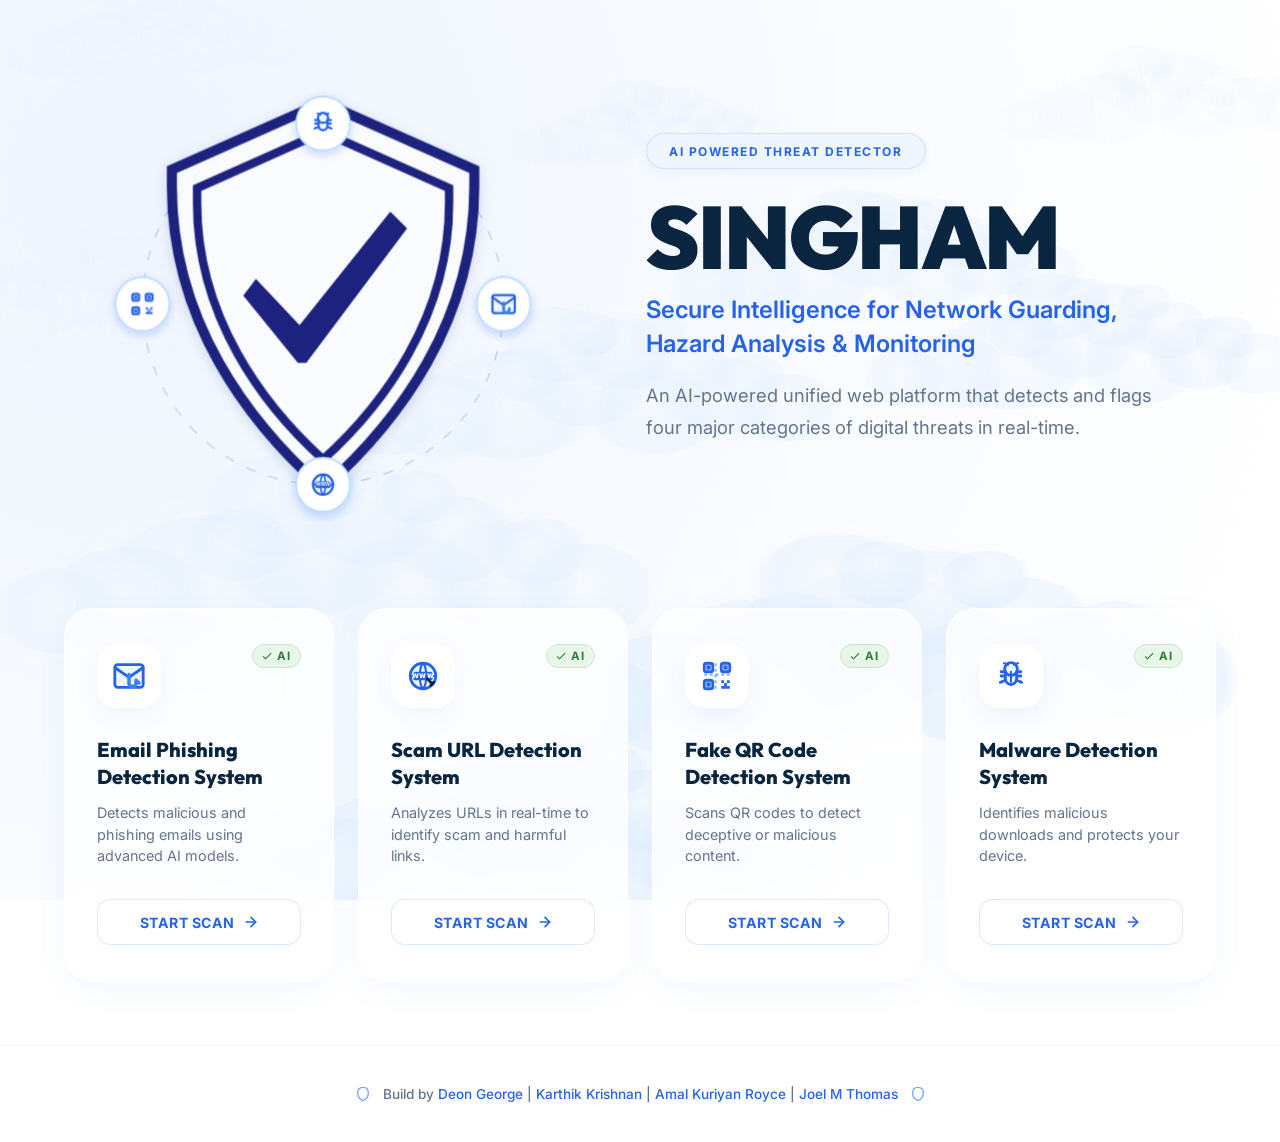
<file: frontend/templates/home.html>
<!DOCTYPE html>
<html lang="en">

<head>
    <meta charset="UTF-8">
    <meta name="viewport" content="width=device-width, initial-scale=1.0">
    <title>SINGHAM - AI Powered Threat Detection Dashboard</title>
    <!-- Premium Fonts -->
    <link rel="preconnect" href="https://fonts.googleapis.com">
    <link rel="preconnect" href="https://fonts.gstatic.com" crossorigin>
    <link
        href="https://fonts.googleapis.com/css2?family=Inter:wght@300;400;500;600;700;800&family=Outfit:wght@400;500;600;700;800;900&display=swap"
        rel="stylesheet">

    <style>
        :root {
            --bg-color: #f8fafc;
            --text-primary: #0a2540;
            --text-secondary: #64748b;
            --primary-accent: #2563eb;
            --primary-hover: #1d4ed8;
            --success-color: #2e7d32;
            --success-bg: #e8f5e9;
            --success-border: #c8e6c9;
            --glass-bg: rgba(255, 255, 255, 0.7);
            --glass-border: rgba(255, 255, 255, 0.8);
            --shadow-sm: 0 4px 6px -1px rgba(59, 130, 246, 0.05);
            --shadow-md: 0 10px 30px rgba(59, 130, 246, 0.06), inset 0 1px 0 rgba(255, 255, 255, 0.8);
            --shadow-lg: 0 20px 40px rgba(59, 130, 246, 0.12), inset 0 1px 0 rgba(255, 255, 255, 0.9);
            --transition: all 0.4s cubic-bezier(0.16, 1, 0.3, 1);
        }

        * {
            box-sizing: border-box;
            margin: 0;
            padding: 0;
        }

        html, body {
            background: transparent;
        }

        body {
            font-family: 'Inter', -apple-system, BlinkMacSystemFont, "Segoe UI", Roboto, sans-serif;
            color: var(--text-primary);
            min-height: 100vh;
            display: flex;
            flex-direction: column;
            align-items: center;
            overflow-x: hidden;
            -webkit-font-smoothing: antialiased;
        }

        /* Header Navigation */
        header {
            width: 90%;
            max-width: 1200px;
            margin-top: 1.5rem;
            background: rgba(255, 255, 255, 0.8);
            backdrop-filter: blur(16px);
            -webkit-backdrop-filter: blur(16px);
            border: 1px solid var(--glass-border);
            border-radius: 100px;
            padding: 0.75rem 2rem;
            display: flex;
            justify-content: space-between;
            align-items: center;
            box-shadow: var(--shadow-sm), 0 10px 30px rgba(0, 0, 0, 0.02);
            z-index: 100;
        }

        .logo-container {
            display: flex;
            align-items: center;
            gap: 10px;
            text-decoration: none;
        }

        .logo-text {
            font-family: 'Outfit', sans-serif;
            font-size: 1.5rem;
            font-weight: 800;
            color: var(--text-primary);
            letter-spacing: -0.5px;
        }

        nav {
            display: flex;
            align-items: center;
            gap: 2rem;
        }

        nav a {
            text-decoration: none;
            color: #475569;
            font-size: 0.95rem;
            font-weight: 500;
            transition: var(--transition);
            position: relative;
            padding: 0.25rem 0;
        }

        nav a:hover {
            color: var(--primary-accent);
        }

        nav a.active {
            color: var(--primary-accent);
            font-weight: 600;
        }

        nav a.active::after {
            content: '';
            position: absolute;
            bottom: -4px;
            left: 10%;
            width: 80%;
            height: 3px;
            background-color: var(--primary-accent);
            border-radius: 10px;
        }

        .btn-get-started {
            background-color: var(--primary-accent);
            color: white;
            text-decoration: none;
            padding: 0.7rem 1.6rem;
            font-weight: 600;
            font-size: 0.95rem;
            border-radius: 100px;
            box-shadow: 0 4px 14px rgba(37, 99, 235, 0.25);
            transition: var(--transition);
        }

        .btn-get-started:hover {
            background-color: var(--primary-hover);
            box-shadow: 0 6px 20px rgba(37, 99, 235, 0.35);
            transform: translateY(-1px);
        }

        /* Main Hero Section */
        .hero-container {
            width: 90%;
            max-width: 1200px;
            margin: 4rem auto 2.5rem auto;
            display: grid;
            grid-template-columns: 1fr 1.1fr;
            align-items: center;
            gap: 4rem;
        }

        .hero-visual {
            display: flex;
            justify-content: center;
            align-items: center;
            position: relative;
        }

        .hero-content {
            display: flex;
            flex-direction: column;
            align-items: flex-start;
        }

        .badge-ai {
            background-color: #eff6ff;
            color: var(--primary-accent);
            font-size: 0.75rem;
            font-weight: 700;
            padding: 0.6rem 1.4rem;
            border-radius: 100px;
            text-transform: uppercase;
            letter-spacing: 1.5px;
            margin-bottom: 1.5rem;
            border: 1px solid rgba(37, 99, 235, 0.15);
            box-shadow: 0 4px 10px rgba(37, 99, 235, 0.05);
            display: inline-block;
        }

        .hero-title {
            font-family: 'Outfit', sans-serif;
            font-size: 5.5rem;
            font-weight: 900;
            color: var(--text-primary);
            line-height: 1;
            margin-bottom: 0.75rem;
            letter-spacing: -2px;
        }

        .hero-subtitle {
            font-family: 'Inter', sans-serif;
            font-size: 1.5rem;
            font-weight: 600;
            color: var(--primary-accent);
            line-height: 1.4;
            margin-bottom: 1.25rem;
            max-width: 550px;
        }

        .hero-desc {
            color: var(--text-secondary);
            font-size: 1.15rem;
            line-height: 1.7;
            margin-bottom: 2rem;
            max-width: 520px;
            font-weight: 400;
        }

        /* Cards Grid */
        .grid-container {
            width: 90%;
            max-width: 1200px;
            margin: 1.5rem auto 4rem auto;
            display: grid;
            grid-template-columns: repeat(4, 1fr);
            gap: 1.5rem;
        }

        .flash-card {
            background: var(--glass-bg);
            backdrop-filter: blur(20px);
            -webkit-backdrop-filter: blur(20px);
            border: 1px solid var(--glass-border);
            border-radius: 28px;
            padding: 2.2rem 2rem;
            display: flex;
            flex-direction: column;
            justify-content: space-between;
            box-shadow: var(--shadow-md);
            transition: var(--transition);
            position: relative;
            overflow: hidden;
        }

        .flash-card:hover {
            transform: translateY(-6px);
            box-shadow: var(--shadow-lg);
            border-color: rgba(37, 99, 235, 0.2);
            background: rgba(255, 255, 255, 0.85);
        }

        .card-top {
            display: flex;
            justify-content: space-between;
            align-items: flex-start;
            margin-bottom: 1.75rem;
        }

        .icon-box {
            width: 64px;
            height: 64px;
            background: rgba(255, 255, 255, 0.95);
            border: 1px solid rgba(255, 255, 255, 1);
            border-radius: 20px;
            display: flex;
            align-items: center;
            justify-content: center;
            box-shadow: 0 8px 24px rgba(59, 130, 246, 0.08), inset 0 1px 1px rgba(255, 255, 255, 0.6);
            transition: var(--transition);
        }

        .flash-card:hover .icon-box {
            transform: scale(1.05) rotate(2deg);
            box-shadow: 0 12px 30px rgba(59, 130, 246, 0.12);
        }

        .card-badge-ai {
            display: flex;
            align-items: center;
            gap: 4px;
            padding: 4px 10px 4px 8px;
            background-color: var(--success-bg);
            border: 1px solid var(--success-border);
            border-radius: 100px;
            color: var(--success-color);
            font-size: 0.72rem;
            font-weight: 700;
            letter-spacing: 0.5px;
        }

        .card-badge-ai svg {
            width: 12px;
            height: 12px;
            fill: var(--success-color);
        }

        .card-body {
            flex-grow: 1;
        }

        .card-title {
            font-family: 'Outfit', sans-serif;
            font-size: 1.25rem;
            font-weight: 800;
            color: var(--text-primary);
            margin-bottom: 0.75rem;
            line-height: 1.35;
        }

        .card-desc {
            color: var(--text-secondary);
            font-size: 0.9rem;
            line-height: 1.5;
            margin-bottom: 2rem;
        }

        .btn-scan {
            display: flex;
            align-items: center;
            justify-content: center;
            gap: 8px;
            width: 100%;
            padding: 0.85rem;
            background: rgba(255, 255, 255, 0.8);
            border: 1px solid rgba(37, 99, 235, 0.15);
            border-radius: 14px;
            color: var(--primary-accent);
            font-weight: 700;
            font-size: 0.88rem;
            text-decoration: none;
            text-transform: uppercase;
            letter-spacing: 0.5px;
            transition: var(--transition);
            box-shadow: 0 4px 12px rgba(59, 130, 246, 0.02);
        }

        .btn-scan svg {
            transition: var(--transition);
        }

        .btn-scan:hover {
            background: var(--primary-accent);
            color: white;
            border-color: var(--primary-accent);
            box-shadow: 0 8px 24px rgba(37, 99, 235, 0.25);
            transform: translateY(-2px);
        }

        .btn-scan:hover svg {
            transform: translateX(4px);
            fill: white;
        }

        /* Footer */
        footer {
            margin-top: auto;
            padding: 2.5rem 0;
            width: 100%;
            border-top: 1px solid rgba(59, 130, 246, 0.08);
            display: flex;
            align-items: center;
            justify-content: center;
            gap: 12px;
            color: var(--text-secondary);
            font-size: 0.85rem;
            font-weight: 500;
        }

        .footer-logo {
            width: 16px;
            height: 16px;
            opacity: 0.7;
        }

        footer a {
            color: var(--primary-accent);
            text-decoration: none;
            transition: var(--transition);
        }

        footer a:hover {
            color: var(--primary-hover);
        }

        /* Responsiveness */
        @media (max-width: 1024px) {
            .hero-container {
                grid-template-columns: 1fr;
                gap: 2rem;
                text-align: center;
            }

            .hero-content {
                align-items: center;
            }

            .hero-desc {
                margin-left: auto;
                margin-right: auto;
            }

            .grid-container {
                grid-template-columns: repeat(2, 1fr);
            }
        }

        @media (max-width: 640px) {
            header {
                padding: 0.75rem 1.25rem;
            }

            nav {
                display: none;
                /* Hide nav links on mobile for simplicity */
            }

            .hero-title {
                font-size: 3.5rem;
            }

            .grid-container {
                grid-template-columns: 1fr;
            }
        }

        /* Canvas Cloud Background */
        #cloud-canvas {
            position: fixed;
            top: 0; left: 0;
            width: 100%; height: 100%;
            z-index: -1;
            pointer-events: none;
            background: radial-gradient(circle at 10% 20%, rgba(219, 234, 254, 0.45) 0%, rgba(255, 255, 255, 1) 90%);
        }
    </style>
</head>

<body>

    <!-- Canvas Cloud Background -->
    <canvas id="cloud-canvas"></canvas>
    <script>
    (function() {
        var canvas = document.getElementById('cloud-canvas');
        var ctx = canvas.getContext('2d');
        var t = 0;

        var dpr = window.devicePixelRatio || 1;
        function resize() {
            canvas.width = window.innerWidth * dpr;
            canvas.height = window.innerHeight * dpr;
            canvas.style.width = window.innerWidth + 'px';
            canvas.style.height = window.innerHeight + 'px';
        }
        resize();
        window.addEventListener('resize', resize);

        function drawCloud(cx, cy, scale, alpha) {
            var puffs = [
                [0,     0,    95, 60],
                [85,   -30,   78, 52],
                [165,    5,   72, 48],
                [240,  -10,   65, 44],
                [-70,   12,   68, 46],
                [55,   -68,   65, 42],
                [130,  -58,   58, 40],
                [200,  -40,   52, 36],
                [310,    2,   58, 38],
                [-130,  20,   52, 35],
                [20,   -35,   45, 30],
                [90,   -80,   38, 25],
                [170,  -75,   35, 22],
                [270,  -30,   42, 28]
            ];
            ctx.save();
            ctx.scale(dpr, dpr);
            puffs.forEach(function(p) {
                var rx = p[2] * scale;
                var ry = p[3] * scale;
                var px = cx + p[0] * scale;
                var py = cy + p[1] * scale;

                var gOuter = ctx.createRadialGradient(px, py, 0, px, py, rx * 1.3);
                gOuter.addColorStop(0,   'rgba(230,240,255,' + (alpha * 0.18) + ')');
                gOuter.addColorStop(1,   'rgba(255,255,255,0)');
                ctx.beginPath();
                ctx.ellipse(px, py, rx * 1.3, ry * 1.3, 0, 0, Math.PI * 2);
                ctx.fillStyle = gOuter;
                ctx.fill();

                var g = ctx.createRadialGradient(px, py - ry * 0.15, 0, px, py, rx);
                g.addColorStop(0,   'rgba(248,251,255,' + alpha + ')');
                g.addColorStop(0.4, 'rgba(235,244,255,' + (alpha * 0.9) + ')');
                g.addColorStop(0.75,'rgba(220,235,255,' + (alpha * 0.6) + ')');
                g.addColorStop(1,   'rgba(210,228,255,0)');
                ctx.beginPath();
                ctx.ellipse(px, py, rx, ry, 0, 0, Math.PI * 2);
                ctx.fillStyle = g;
                ctx.fill();
            });
            ctx.restore();
        }

        var clouds = [
            // Top layer
            { x: 100,  baseY: 0.05, scale: 0.55, speed: 0.12, alpha: 0.28, bobAmp: 0.9,  bobFreq: 0.02 },
            { x: 600,  baseY: 0.15, scale: 0.50, speed: 0.10, alpha: 0.22, bobAmp: 0.7,  bobFreq: 0.015 },
            { x: 1100, baseY: 0.12, scale: 0.58, speed: 0.13, alpha: 0.25, bobAmp: 1.1,  bobFreq: 0.025 },
            { x: -300, baseY: 0.25, scale: 0.52, speed: 0.11, alpha: 0.20, bobAmp: 0.8,  bobFreq: 0.018 },
            
            // Mid layer
            { x: 0,    baseY: 0.35, scale: 0.85, speed: 0.22, alpha: 0.40, bobAmp: 1.5,  bobFreq: 0.03 },
            { x: 500,  baseY: 0.45, scale: 0.90, speed: 0.20, alpha: 0.38, bobAmp: 1.2,  bobFreq: 0.025 },
            { x: 1000, baseY: 0.40, scale: 0.80, speed: 0.25, alpha: 0.42, bobAmp: 1.8,  bobFreq: 0.035 },
            { x: -200, baseY: 0.55, scale: 0.88, speed: 0.18, alpha: 0.35, bobAmp: 1.3,  bobFreq: 0.02 },
            { x: 800,  baseY: 0.30, scale: 0.75, speed: 0.24, alpha: 0.36, bobAmp: 1.0,  bobFreq: 0.03 },

            // Lower layer
            { x: 200,  baseY: 0.65, scale: 1.20, speed: 0.38, alpha: 0.55, bobAmp: 2.2,  bobFreq: 0.04 },
            { x: 750,  baseY: 0.75, scale: 1.30, speed: 0.42, alpha: 0.52, bobAmp: 1.9,  bobFreq: 0.035 },
            { x: 1300, baseY: 0.70, scale: 1.10, speed: 0.35, alpha: 0.50, bobAmp: 2.5,  bobFreq: 0.045 },
            
            // Bottom layer (to cover the whole page height)
            { x: -400, baseY: 0.85, scale: 1.25, speed: 0.40, alpha: 0.48, bobAmp: 2.0,  bobFreq: 0.04 },
            { x: 400,  baseY: 0.95, scale: 1.15, speed: 0.39, alpha: 0.53, bobAmp: 2.1,  bobFreq: 0.038 }
        ];

        function animate() {
            ctx.clearRect(0, 0, canvas.width, canvas.height);
            t++;

            clouds.forEach(function(c) {
                // baseY is a percentage of innerHeight. bob is in logical pixels.
                var bY = c.baseY * window.innerHeight + Math.sin(t * c.bobFreq) * c.bobAmp;

                var fadeW = 280;
                var edgeFade = 1;
                if (c.x < fadeW) edgeFade = Math.max(0, c.x / fadeW);
                if (c.x > window.innerWidth - fadeW) edgeFade = Math.max(0, (window.innerWidth - c.x) / fadeW);

                drawCloud(c.x, bY, c.scale, c.alpha * edgeFade);
                c.x += c.speed;
                if (c.x > window.innerWidth + 550) {
                    c.x = -520;
                    c.baseY = Math.random(); // anywhere from 0 to 1.0
                }
            });

            requestAnimationFrame(animate);
        }

        animate();
    })();
    </script>



    <!-- Hero Section -->
    <div class="hero-container">
        <!-- Animated Shield + Orbiting Icons -->
        <div class="hero-visual">
            <svg width="420" height="480" viewBox="0 0 500 560" fill="none" xmlns="http://www.w3.org/2000/svg" style="overflow: visible;">
                <defs>
                    <filter id="shieldShadow" x="-20%" y="-20%" width="140%" height="140%">
                        <feDropShadow dx="0" dy="4" stdDeviation="8" flood-color="#1a237e" flood-opacity="0.15" />
                    </filter>
                    <filter id="iconShadow" x="-20%" y="-20%" width="140%" height="140%">
                        <feDropShadow dx="0" dy="4" stdDeviation="6" flood-color="#2563eb" flood-opacity="0.25" />
                    </filter>
                </defs>

                <style>
                    @keyframes drawOuter { 0% { stroke-dashoffset: 1400; } 100% { stroke-dashoffset: 0; } }
                    @keyframes drawInner { 0% { stroke-dashoffset: 1300; } 100% { stroke-dashoffset: 0; } }
                    @keyframes stampCheck {
                        0% { transform: scale(0) rotate(-20deg); opacity: 0; }
                        60% { transform: scale(1.15) rotate(2deg); opacity: 1; }
                        80% { transform: scale(0.95) rotate(-1deg); }
                        100% { transform: scale(1) rotate(0deg); opacity: 1; }
                    }
                    @keyframes breathe { 0%, 100% { transform: scale(1); } 50% { transform: scale(1.018); } }
                    
                    @keyframes orbit { 0% { transform: rotate(0deg); } 100% { transform: rotate(360deg); } }
                    @keyframes counterOrbit { 0% { transform: rotate(360deg); } 100% { transform: rotate(0deg); } }
                    @keyframes fadeInIcons { 0% { opacity: 0; transform: scale(0.5); } 100% { opacity: 1; transform: scale(1); } }

                    .s-outer { stroke-dasharray: 1400; stroke-dashoffset: 1400; animation: drawOuter 1.6s cubic-bezier(0.4, 0, 0.2, 1) 0.2s forwards; }
                    .s-inner { stroke-dasharray: 1300; stroke-dashoffset: 1300; animation: drawInner 1.4s cubic-bezier(0.4, 0, 0.2, 1) 0.7s forwards; }
                    .s-check { transform-origin: 250px 280px; opacity: 0; animation: stampCheck 0.7s cubic-bezier(0.34, 1.56, 0.64, 1) 1.9s forwards; }
                    .s-group { transform-origin: 250px 280px; animation: breathe 4s ease-in-out 3s infinite; }
                    
                    .orbit-ring { transform-origin: 250px 280px; animation: orbit 40s linear infinite; }
                    .orbit-wrapper { transform-origin: 250px 280px; animation: orbit 18s linear infinite; }
                    .counter-orbit-group { animation: counterOrbit 18s linear infinite; }
                    
                    .icon-fade { opacity: 0; animation: fadeInIcons 1s cubic-bezier(0.4, 0, 0.2, 1) 2.6s forwards; }
                </style>

                <!-- Orbiting Track -->
                <circle cx="250" cy="280" r="215" fill="none" stroke="#3b82f6" stroke-width="2" stroke-dasharray="12 16" opacity="0.25" class="orbit-ring" />

                <!-- The Shield -->
                <g class="s-group" filter="url(#shieldShadow)">
                    <path class="s-outer" d="M 250 40 L 430 120 L 430 140 C 430 300, 340 420, 250 500 C 160 420, 70 300, 70 140 L 70 120 Z" stroke="#1a237e" stroke-width="12" fill="#ffffff" fill-opacity="0.8" stroke-linejoin="miter" />
                    <path class="s-inner" d="M 250 75 L 400 142 L 400 160 C 400 295, 322 400, 250 465 C 178 400, 100 295, 100 160 L 100 142 Z" stroke="#1a237e" stroke-width="10" fill="none" stroke-linejoin="miter" />
                    <path class="s-check" d="M 155 270 L 220 350 L 230 350 L 350 190 L 330 170 L 222 305 L 170 250 Z" fill="#1a237e" />
                </g>

                <!-- Orbiting Icons -->
                <g class="orbit-wrapper icon-fade">
                    <!-- Icon 1: Email (Right) -->
                    <g transform="translate(465, 280)">
                        <g class="counter-orbit-group">
                            <circle cx="0" cy="0" r="32" fill="#ffffff" filter="url(#iconShadow)" stroke="#bfdbfe" stroke-width="2"/>
                            <svg x="-16" y="-16" width="32" height="32" viewBox="0 0 24 24" fill="none" stroke-linecap="round" stroke-linejoin="round">
                                <path d="M4 4h16c1.1 0 2 .9 2 2v12c0 1.1-.9 2-2 2H4c-1.1 0-2-.9-2-2V6c0-1.1.9-2 2-2z" fill="#eff6ff" stroke="#2563eb" stroke-width="2" />
                                <polyline points="22,6 12,13 2,6" stroke="#2563eb" stroke-width="2" />
                                <path d="M12 11v6c0 1.5 1 2.5 2.5 2.5s2.5-1 2.5-2.5v-1" stroke="#3b82f6" stroke-width="2.5" />
                            </svg>
                        </g>
                    </g>
                    
                    <!-- Icon 2: URL (Bottom) -->
                    <g transform="translate(250, 495)">
                        <g class="counter-orbit-group">
                            <circle cx="0" cy="0" r="32" fill="#ffffff" filter="url(#iconShadow)" stroke="#bfdbfe" stroke-width="2"/>
                            <svg x="-16" y="-16" width="32" height="32" viewBox="0 0 24 24" fill="none">
                                <circle cx="12" cy="12" r="9" fill="#eff6ff" stroke="#2563eb" stroke-width="2" />
                                <path d="M12 3C15 6 15 18 12 21" stroke="#2563eb" stroke-width="1.5" />
                                <path d="M12 3C9 6 9 18 12 21" stroke="#2563eb" stroke-width="1.5" />
                                <path d="M3 12H21" stroke="#2563eb" stroke-width="1.5" />
                                <rect x="5" y="9" width="14" height="6" rx="2" fill="#2563eb" />
                                <text x="12" y="13.5" font-family="sans-serif" font-size="4.5" font-weight="900" fill="#ffffff" text-anchor="middle">WWW</text>
                            </svg>
                        </g>
                    </g>

                    <!-- Icon 3: QR Code (Left) -->
                    <g transform="translate(35, 280)">
                        <g class="counter-orbit-group">
                            <circle cx="0" cy="0" r="32" fill="#ffffff" filter="url(#iconShadow)" stroke="#bfdbfe" stroke-width="2"/>
                            <svg x="-16" y="-16" width="32" height="32" viewBox="0 0 24 24" fill="none">
                                <rect x="3" y="3" width="6" height="6" rx="1.5" stroke="#2563eb" stroke-width="2" fill="#eff6ff" />
                                <rect x="4.5" y="4.5" width="3" height="3" fill="#2563eb" />
                                <rect x="15" y="3" width="6" height="6" rx="1.5" stroke="#2563eb" stroke-width="2" fill="#eff6ff" />
                                <rect x="16.5" y="4.5" width="3" height="3" fill="#2563eb" />
                                <rect x="3" y="15" width="6" height="6" rx="1.5" stroke="#2563eb" stroke-width="2" fill="#eff6ff" />
                                <rect x="4.5" y="16.5" width="3" height="3" fill="#2563eb" />
                                <rect x="15" y="15" width="2" height="2" fill="#2563eb" />
                                <rect x="19" y="15" width="2" height="2" fill="#2563eb" />
                                <rect x="17" y="17" width="2" height="2" fill="#2563eb" />
                                <rect x="15" y="19" width="4" height="2" fill="#2563eb" />
                                <rect x="19" y="19" width="2" height="2" fill="#2563eb" />
                            </svg>
                        </g>
                    </g>

                    <!-- Icon 4: Malware Bug (Top) -->
                    <g transform="translate(250, 65)">
                        <g class="counter-orbit-group">
                            <circle cx="0" cy="0" r="32" fill="#ffffff" filter="url(#iconShadow)" stroke="#bfdbfe" stroke-width="2"/>
                            <svg x="-16" y="-16" width="32" height="32" viewBox="0 0 24 24" fill="none">
                                <rect x="8" y="7" width="8" height="11" rx="4" fill="#eff6ff" stroke="#2563eb" stroke-width="2" />
                                <circle cx="12" cy="7" r="4.5" fill="#eff6ff" stroke="#2563eb" stroke-width="2" />
                                <path d="M10 4C9 3 7 3 7 3" stroke="#2563eb" stroke-width="1.5" stroke-linecap="round" />
                                <path d="M14 4C15 3 17 3 17 3" stroke="#2563eb" stroke-width="1.5" stroke-linecap="round" />
                                <path d="M5 9H8M5 12H8M4.5 16.5L8 15" stroke="#2563eb" stroke-width="2" stroke-linecap="round" />
                                <path d="M19 9H16M19 12H16M19.5 16.5L16 15" stroke="#2563eb" stroke-width="2" stroke-linecap="round" />
                            </svg>
                        </g>
                    </g>
                </g>
            </svg>
        </div>

        <!-- Text Description Right -->
        <div class="hero-content">
            <span class="badge-ai">AI Powered Threat Detector</span>
            <h1 class="hero-title">SINGHAM</h1>
            <h2 class="hero-subtitle">Secure Intelligence for Network Guarding, Hazard Analysis & Monitoring</h2>
            <p class="hero-desc">An AI-powered unified web platform that detects and flags four major categories of digital threats in real-time.</p>
        </div>
    </div>

    <!-- Scanner Cards Section -->
    <div class="grid-container" id="scanners">

        <!-- Card 1: AI Email Phishing Detection System -->
        <div class="flash-card">
            <div class="card-top">
                <div class="icon-box">
                    <svg width="34" height="34" viewBox="0 0 24 24" fill="none" stroke="currentColor" stroke-width="2"
                        stroke-linecap="round" stroke-linejoin="round">
                        <!-- Blue Envelope -->
                        <path d="M4 4h16c1.1 0 2 .9 2 2v12c0 1.1-.9 2-2 2H4c-1.1 0-2-.9-2-2V6c0-1.1.9-2 2-2z"
                            fill="#eff6ff" stroke="#2563eb" />
                        <polyline points="22,6 12,13 2,6" stroke="#2563eb" />
                        <!-- Fishing Hook -->
                        <path d="M12 11v6c0 1.5 1 2.5 2.5 2.5s2.5-1 2.5-2.5v-1" stroke="#3b82f6" stroke-width="2.5" />
                        <line x1="17" y1="15" x2="19" y2="17" stroke="#3b82f6" stroke-width="2.5" />
                    </svg>
                </div>
                <div class="card-badge-ai">
                    <svg viewBox="0 0 24 24" width="12" height="12">
                        <path d="M9 16.17L4.83 12l-1.42 1.41L9 19 21 7l-1.41-1.41z" />
                    </svg>
                    <span>AI</span>
                </div>
            </div>
            <div class="card-body">
                <h3 class="card-title">Email Phishing Detection System</h3>
                <p class="card-desc">Detects malicious and phishing emails using advanced AI models.</p>
            </div>
            <a href="/email_phishing" class="btn-scan">
                <span>START SCAN</span>
                <svg width="16" height="16" viewBox="0 0 24 24" fill="none" stroke="currentColor" stroke-width="2.5"
                    stroke-linecap="round" stroke-linejoin="round">
                    <line x1="5" y1="12" x2="19" y2="12"></line>
                    <polyline points="12 5 19 12 12 19"></polyline>
                </svg>
            </a>
        </div>

        <!-- Card 2: Scam URL Detection System -->
        <div class="flash-card">
            <div class="card-top">
                <div class="icon-box">
                    <svg width="34" height="34" viewBox="0 0 24 24" fill="none" xmlns="http://www.w3.org/2000/svg">
                        <circle cx="12" cy="12" r="9" fill="#eff6ff" stroke="#2563eb" stroke-width="2" />
                        <path d="M12 3C15 6 15 18 12 21" stroke="#2563eb" stroke-width="1.5" />
                        <path d="M12 3C9 6 9 18 12 21" stroke="#2563eb" stroke-width="1.5" />
                        <path d="M3 12H21" stroke="#2563eb" stroke-width="1.5" />
                        <rect x="5" y="9" width="14" height="6" rx="2" fill="#2563eb" />
                        <text x="12" y="13.5" font-family="'Inter', sans-serif" font-size="4.5" font-weight="900"
                            fill="#ffffff" text-anchor="middle" letter-spacing="0.2">WWW</text>
                        <!-- Pointer Click -->
                        <path d="M15 14L18.5 17.5M18.5 17.5L17.5 18.5M18.5 17.5L19.5 16.5" stroke="#0a2540"
                            stroke-width="2" stroke-linecap="round" />
                    </svg>
                </div>
                <div class="card-badge-ai">
                    <svg viewBox="0 0 24 24" width="12" height="12">
                        <path d="M9 16.17L4.83 12l-1.42 1.41L9 19 21 7l-1.41-1.41z" />
                    </svg>
                    <span>AI</span>
                </div>
            </div>
            <div class="card-body">
                <h3 class="card-title">Scam URL Detection System</h3>
                <p class="card-desc">Analyzes URLs in real-time to identify scam and harmful links.</p>
            </div>
            <a href="/url_scam" class="btn-scan">
                <span>START SCAN</span>
                <svg width="16" height="16" viewBox="0 0 24 24" fill="none" stroke="currentColor" stroke-width="2.5"
                    stroke-linecap="round" stroke-linejoin="round">
                    <line x1="5" y1="12" x2="19" y2="12"></line>
                    <polyline points="12 5 19 12 12 19"></polyline>
                </svg>
            </a>
        </div>

        <!-- Card 3: Fake QR Code Detection System -->
        <div class="flash-card">
            <div class="card-top">
                <div class="icon-box">
                    <svg width="34" height="34" viewBox="0 0 24 24" fill="none" xmlns="http://www.w3.org/2000/svg">
                        <!-- QR Corner Markers -->
                        <rect x="3" y="3" width="6" height="6" rx="1.5" stroke="#2563eb" stroke-width="2"
                            fill="#eff6ff" />
                        <rect x="4.5" y="4.5" width="3" height="3" fill="#2563eb" />

                        <rect x="15" y="3" width="6" height="6" rx="1.5" stroke="#2563eb" stroke-width="2"
                            fill="#eff6ff" />
                        <rect x="16.5" y="4.5" width="3" height="3" fill="#2563eb" />

                        <rect x="3" y="15" width="6" height="6" rx="1.5" stroke="#2563eb" stroke-width="2"
                            fill="#eff6ff" />
                        <rect x="4.5" y="16.5" width="3" height="3" fill="#2563eb" />

                        <!-- QR Inner Modules -->
                        <rect x="15" y="15" width="2" height="2" fill="#2563eb" />
                        <rect x="19" y="15" width="2" height="2" fill="#2563eb" />
                        <rect x="17" y="17" width="2" height="2" fill="#2563eb" />
                        <rect x="15" y="19" width="4" height="2" fill="#2563eb" />
                        <rect x="19" y="19" width="2" height="2" fill="#2563eb" />

                        <!-- Scanline Grid -->
                        <line x1="11" y1="3" x2="11" y2="21" stroke="#3b82f6" stroke-width="1.5" stroke-dasharray="2 2"
                            opacity="0.6" />
                        <line x1="3" y1="11" x2="21" y2="11" stroke="#3b82f6" stroke-width="1.5" stroke-dasharray="2 2"
                            opacity="0.6" />
                    </svg>
                </div>
                <div class="card-badge-ai">
                    <svg viewBox="0 0 24 24" width="12" height="12">
                        <path d="M9 16.17L4.83 12l-1.42 1.41L9 19 21 7l-1.41-1.41z" />
                    </svg>
                    <span>AI</span>
                </div>
            </div>
            <div class="card-body">
                <h3 class="card-title">Fake QR Code Detection System</h3>
                <p class="card-desc">Scans QR codes to detect deceptive or malicious content.</p>
            </div>
            <a href="/qr_scan" class="btn-scan">
                <span>START SCAN</span>
                <svg width="16" height="16" viewBox="0 0 24 24" fill="none" stroke="currentColor" stroke-width="2.5"
                    stroke-linecap="round" stroke-linejoin="round">
                    <line x1="5" y1="12" x2="19" y2="12"></line>
                    <polyline points="12 5 19 12 12 19"></polyline>
                </svg>
            </a>
        </div>

        <!-- Card 4: Malware Detection System -->
        <div class="flash-card">
            <div class="card-top">
                <div class="icon-box">
                    <svg width="34" height="34" viewBox="0 0 24 24" fill="none" xmlns="http://www.w3.org/2000/svg">
                        <!-- Insect/Bug body -->
                        <rect x="8" y="7" width="8" height="11" rx="4" fill="#eff6ff" stroke="#2563eb"
                            stroke-width="2" />
                        <circle cx="12" cy="7" r="4.5" fill="#eff6ff" stroke="#2563eb" stroke-width="2" />
                        <!-- Eyes/Antennae -->
                        <path d="M10 4C9 3 7 3 7 3" stroke="#2563eb" stroke-width="1.5" stroke-linecap="round" />
                        <path d="M14 4C15 3 17 3 17 3" stroke="#2563eb" stroke-width="1.5" stroke-linecap="round" />
                        <!-- Insect Legs -->
                        <path d="M5 9H8M5 12H8M4.5 16.5L8 15" stroke="#2563eb" stroke-width="2"
                            stroke-linecap="round" />
                        <path d="M19 9H16M19 12H16M19.5 16.5L16 15" stroke="#2563eb" stroke-width="2"
                            stroke-linecap="round" />
                        <!-- Backbone line -->
                        <line x1="12" y1="9" x2="12" y2="16" stroke="#2563eb" stroke-width="1.5"
                            stroke-linecap="round" />
                    </svg>
                </div>
                <div class="card-badge-ai">
                    <svg viewBox="0 0 24 24" width="12" height="12">
                        <path d="M9 16.17L4.83 12l-1.42 1.41L9 19 21 7l-1.41-1.41z" />
                    </svg>
                    <span>AI</span>
                </div>
            </div>
            <div class="card-body">
                <h3 class="card-title">Malware Detection System</h3>
                <p class="card-desc">Identifies malicious downloads and protects your device.</p>
            </div>
            <a href="/malware" class="btn-scan">
                <span>START SCAN</span>
                <svg width="16" height="16" viewBox="0 0 24 24" fill="none" stroke="currentColor" stroke-width="2.5"
                    stroke-linecap="round" stroke-linejoin="round">
                    <line x1="5" y1="12" x2="19" y2="12"></line>
                    <polyline points="12 5 19 12 12 19"></polyline>
                </svg>
            </a>
        </div>

    </div>

    <!-- Footer -->
    <footer>
        <!-- Mini Shield Icon Left -->
        <svg class="footer-logo" viewBox="0 0 24 24" fill="none" xmlns="http://www.w3.org/2000/svg">
            <path d="M12 2C17 2 20 4.5 20 10.5C20 16.5 15.5 20.5 12 22C8.5 20.5 4 16.5 4 10.5C4 4.5 7 2 12 2Z"
                stroke="#3b82f6" stroke-width="2" fill="none" />
        </svg>
        <span>Build by <a href="https://github.com/deon-george" target="_blank" rel="noopener noreferrer">Deon George</a> | <a href="https://github.com/iamkarthik2004" target="_blank" rel="noopener noreferrer">Karthik Krishnan</a> | <a href="https://github.com/iamomega4454" target="_blank" rel="noopener noreferrer">Amal Kuriyan Royce</a> | <a href="https://github.com/joe2004l" target="_blank" rel="noopener noreferrer">Joel M Thomas</a></span>
        <!-- Mini Shield Icon Right -->
        <svg class="footer-logo" viewBox="0 0 24 24" fill="none" xmlns="http://www.w3.org/2000/svg">
            <path d="M12 2C17 2 20 4.5 20 10.5C20 16.5 15.5 20.5 12 22C8.5 20.5 4 16.5 4 10.5C4 4.5 7 2 12 2Z"
                stroke="#3b82f6" stroke-width="2" fill="none" />
        </svg>
    </footer>

    <!-- ── Rule-Based Advisor Popup ── -->
    <div id="advisor-toast" style="
        display: none;
        position: fixed;
        bottom: 2rem;
        right: 2rem;
        max-width: 380px;
        background: rgba(255,255,255,0.92);
        backdrop-filter: blur(20px);
        -webkit-backdrop-filter: blur(20px);
        border: 1px solid rgba(255,255,255,0.9);
        border-radius: 18px;
        box-shadow: 0 20px 50px rgba(59,130,246,0.15), inset 0 1px 0 rgba(255,255,255,0.8);
        padding: 1.1rem 1.4rem;
        display: none;
        align-items: flex-start;
        gap: 0.85rem;
        z-index: 9999;
        animation: toastIn 0.45s cubic-bezier(0.16,1,0.3,1) both;
        font-family: 'Inter', sans-serif;
    ">
        <div id="advisor-icon" style="font-size: 1.6rem; flex-shrink: 0; margin-top: 0.05rem;"></div>
        <div style="flex: 1; min-width: 0;">
            <div id="advisor-label" style="font-size: 0.68rem; font-weight: 700; text-transform: uppercase; letter-spacing: 0.08em; margin-bottom: 0.3rem; opacity: 0.6;"></div>
            <div id="advisor-text" style="font-size: 0.9rem; font-weight: 500; color: #0a2540; line-height: 1.45;"></div>
        </div>
        <button onclick="document.getElementById('advisor-toast').style.display='none'" style="
            background: none; border: none; cursor: pointer;
            color: #94a3b8; font-size: 1.1rem; padding: 0; flex-shrink: 0;
            line-height: 1; margin-top: 0.05rem;
        ">✕</button>
    </div>

    <style>
        @keyframes toastIn {
            from { opacity: 0; transform: translateY(20px) scale(0.96); }
            to   { opacity: 1; transform: translateY(0) scale(1); }
        }
    </style>

    <script>
    (function() {
        var raw = localStorage.getItem('singham_advice');
        if (!raw) return;
        try {
            var data = JSON.parse(raw);
            localStorage.removeItem('singham_advice');

            var labels = { url: '🔗 URL Scan Result', email: '📧 Email Scan Result', malware: '🦠 Malware Scan Result', qr: '📷 QR Code Scan Result' };
            var toast  = document.getElementById('advisor-toast');
            var icon   = document.getElementById('advisor-icon');
            var label  = document.getElementById('advisor-label');
            var text   = document.getElementById('advisor-text');

            icon.textContent  = data.threat ? '🚨' : '✅';
            label.textContent = labels[data.type] || 'Scan Result';
            text.textContent  = data.advice;
            toast.style.borderLeft = data.threat ? '4px solid #ef4444' : '4px solid #10b981';
            toast.style.display = 'flex';

            // Auto-dismiss after 8 seconds
            setTimeout(function() {
                toast.style.transition = 'opacity 0.4s, transform 0.4s';
                toast.style.opacity = '0';
                toast.style.transform = 'translateY(10px)';
                setTimeout(function() { toast.style.display = 'none'; }, 400);
            }, 8000);
        } catch(e) {}
    })();
    </script>

</body>

</html>
</file>
